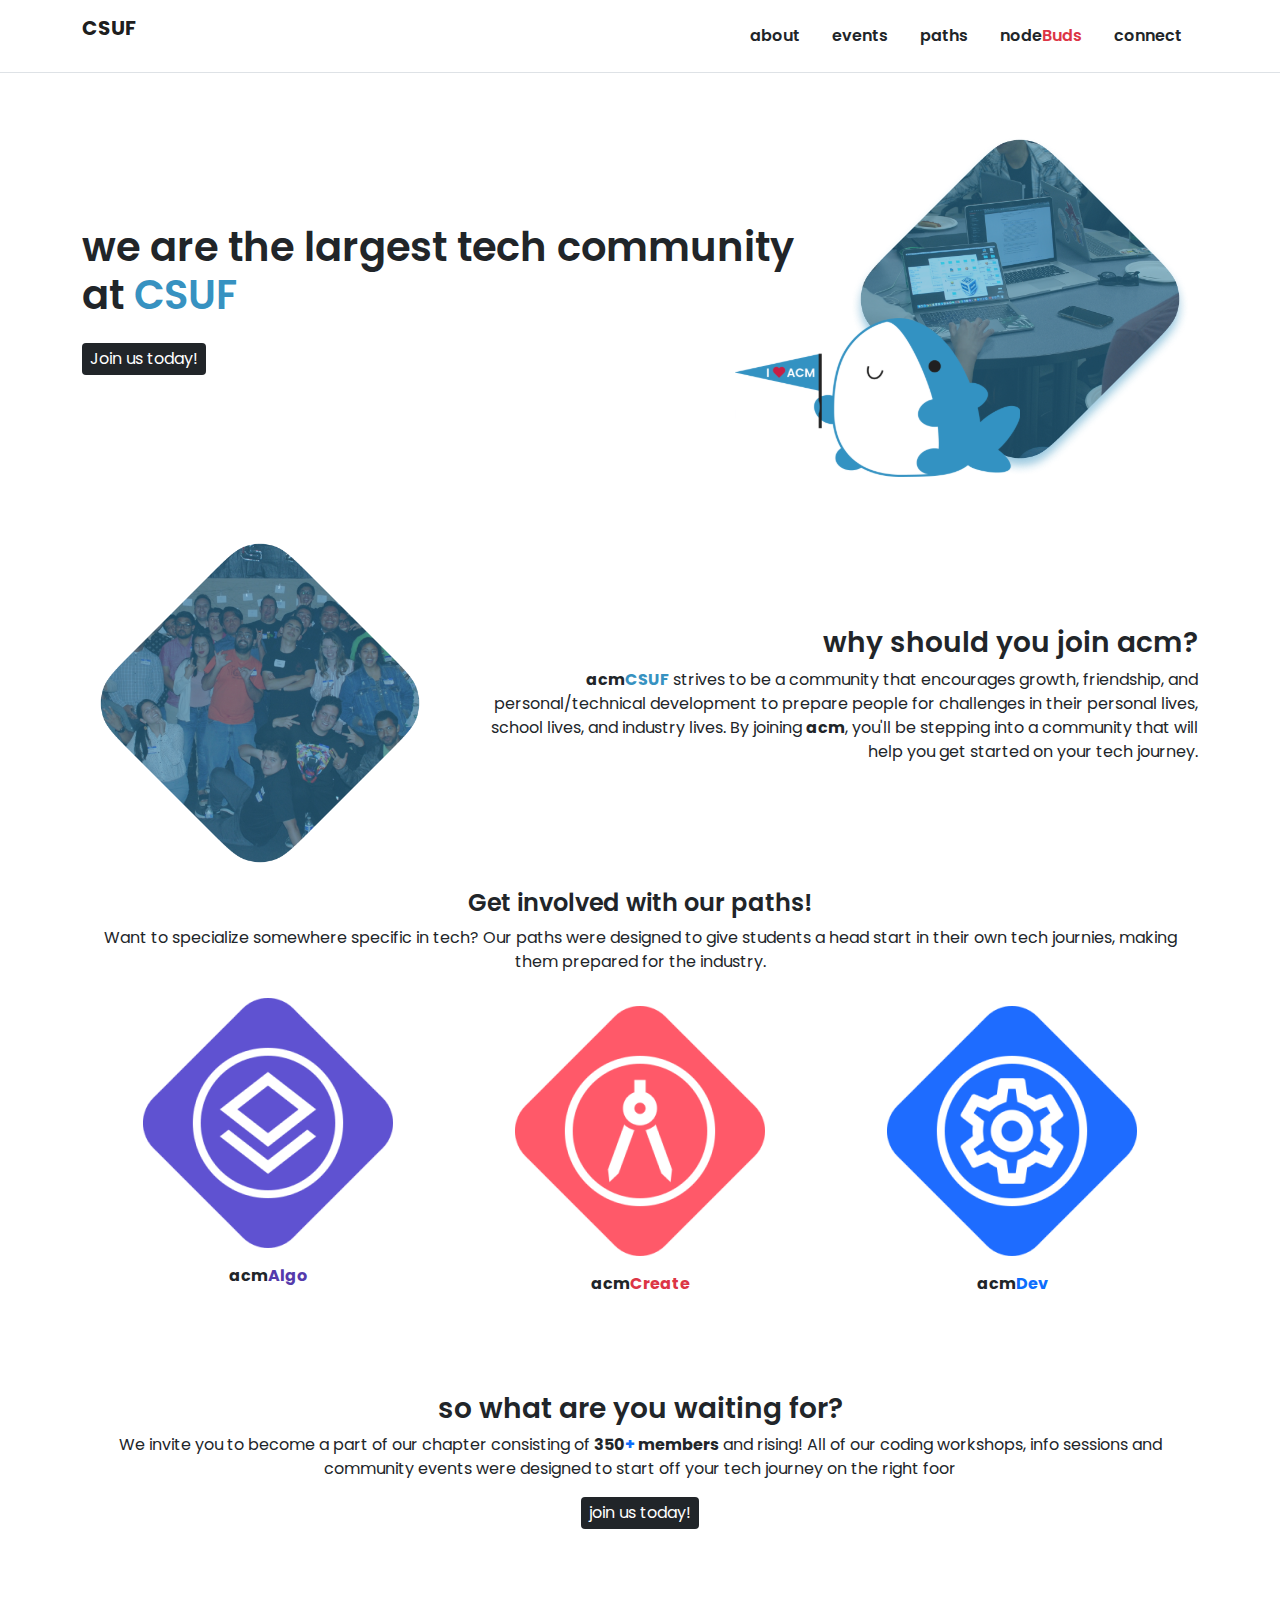
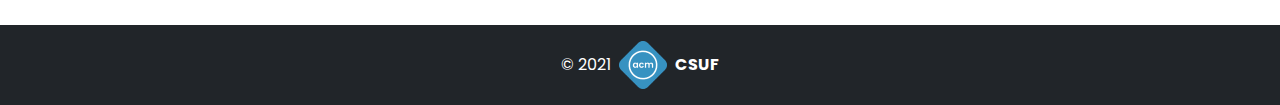
<file: index.html>
<!DOCTYPE html>
<html lang="en">
  <head>
    <meta charset="UTF-8" />
    <meta http-equiv="X-UA-Compatible" content="IE=edge" />
    <meta name="viewport" content="width=device-width, initial-scale=1.0" />
    <link rel="preconnect" href="https://fonts.googleapis.com">
    <link rel="preconnect" href="https://fonts.gstatic.com" crossorigin>
    <link href="https://fonts.googleapis.com/css2?family=Poppins:wght@400;600;700&display=swap" rel="stylesheet">
    <link rel="stylesheet" href="css/style.css">
    <link rel="stylesheet" href="css/bootstrap.min.css" />
    <link rel="stylesheet" href="css/about.css">
    
    <title>Document</title>
  </head>
  <body>
    <header class="border-bottom">
      <nav class="navbar navbar-expand-lg navbar-light ">
        <div class="container mx-auto">
          <a class="navbar-brand" href="index.html">
             <p class="fw-bold">CSUF</p>
          </a>
          <button
            class="navbar-toggler"
            type="button"
            data-bs-toggle="collapse"
            data-bs-target="#navbarSupportedContent"
            aria-controls="navbarSupportedContent"
            aria-expanded="false"
            aria-label="Toggle navigation"
          >
            <span class="navbar-toggler-icon"></span>
          </button>
          <div class="collapse navbar-collapse" id="navbarSupportedContent">
            <ul class="navbar-nav bd-light text-center text-lg-start ms-auto mb-2 mb-lg-0">
              <li class="nav-item">
                <a class="nav-link text-dark p-3" aria-current="page" href="pages/about.html">about</a>
              </li>
              <li class="nav-item">
                <a class="nav-link text-dark p-3" href="#">events</a>
              </li>
              <li class="nav-item">
                <a class="nav-link text-dark p-3" href="pages/paths.html">paths</a>
              </li>
              <li class="nav-item">
                <a class="nav-link text-dark p-3" href="pages/node-Buds.html"
                  >node<span class="text-danger">Buds</span></a
                >
              </li>
              <li class="nav-item">
                <a class="nav-link text-dark p-3" href="pages/connect.html">connect</a>
              </li>
            </ul>
          </div>
        </div>
      </nav>
    </header>

    <!-- Section1 -->

    <section class="container mt-5 mb-2">
      <div class="row align-items-center">
        <div class="col-12 col-md-8">
          <h1 class="">
            we are the largest tech community at
            <span class="text-primary-2">CSUF</span>
          </h1>
          <button class="border-0 rounded mt-3 p-1 px-2 bg-dark text-white">
            Join us today!
          </button>
        </div>
        <div class="col-12 col-md-4">
            <div class="position-relative overflow-visible"><img src="images/Diamond.png" width="100%" alt="" />
                <div class="franky">
                    <img class="position-absolute bottom-0 end-50" src="images/Frank_with_a_flag 1.svg" width="80%" alt="" /></div>
            </div>
            
        </div>
      </div>
    </section>

    <!-- Section 2 -->

    <section class="container mt-5 mb-2">
      <div class="row d-lg-flex justify-content-lg-between">
        <div class="col-12 col-md-4"><img src="images/Diamond2.png" width="100%" alt="" /></div>
        <div class="col-12 col-md-8 d-flex flex-column justify-content-center">
          <h3 class="text-center text-lg-end">why should you join acm?</h4>
          <p class="text-center text-md-end">
            <span class="fw-bold">acm<span class="text-primary-2">CSUF</span></span> strives to be a community that encourages
            growth, friendship, and personal/technical development to prepare
            people for challenges in their personal lives, school lives, and
            industry lives. By joining <span class="fw-bold">acm</span>,
            you'll be stepping into a community that will help you get started
            on your tech journey.
          </p>
        </div>
      </div>
    </section>

    <!-- Section 3 -->
    <section class="mb-5 pb-5">
      <div class="container text-center">
        <h4>Get involved with our paths!</h4>
        <p class="">
          Want to specialize somewhere specific in tech? Our paths were designed
          to give students a head start in their own tech journies, making them
          prepared for the industry.
        </p>
      </div>
      <div class="container mt-4 d-flex flex-wrap justify-content-around">
          <div class=" ">
              <img src="images/acmAlgo.png" alt="">
                <p class="mt-3 mb-0 text-center fw-bold">acm<span class="text-secondary ">Algo</span></p>
            </div>
          <div class=" mt-2">
              <img src="images/acmCreate.png"  alt="">
            <p class="mt-3 mb-0 text-center fw-bold">acm<span class="text-danger ">Create</span></p></div>
       
          <div class="mt-2"><img src="images/acmDev.png" alt="">
            <p class="mt-3 mb-0 text-center fw-bold">acm<span class="text-primary ">Dev</span></p>
        </div>
       
      </div>
    </section>

    <!-- Section 4 -->
    <section>
      <div class="container">
        <div class="d"></div>
      </div>
    </section>

    <!-- Section 5 -->
    <div class="container text-center pb-md-3 pb-lg-5">
      <h3>so what are you waiting for?</h3>
      <p>
        We invite you to become a part of our chapter consisting of <span
          class="fw-bold"
          >350<span class="text-primary">+</span> members</span
        >
        and rising! All of our coding workshops, info sessions and community
        events were designed to start off your tech journey on the right foor
      </p>

      <button class="bg-dark text-white border-0 rounded p-1 px-2">join us today!</button>
    </div>

    <!-- Footer -->
    <footer class="bg-dark text-white mt-5 py-3">
      <div class="d-flex justify-content-center align-items-center">
        
            <p class="mb-0 me-2">&copy; 2021</p>
        
        <div class="me-2"><img src="images/footer_img.png" width="48px" height="48px" alt="" /></div>
        <p class="mb-0 fw-bold">CSUF</p>
      </div>
    </footer>

    <script src="bootstrap.min.js"></script>
  </body>
</html>
</file>
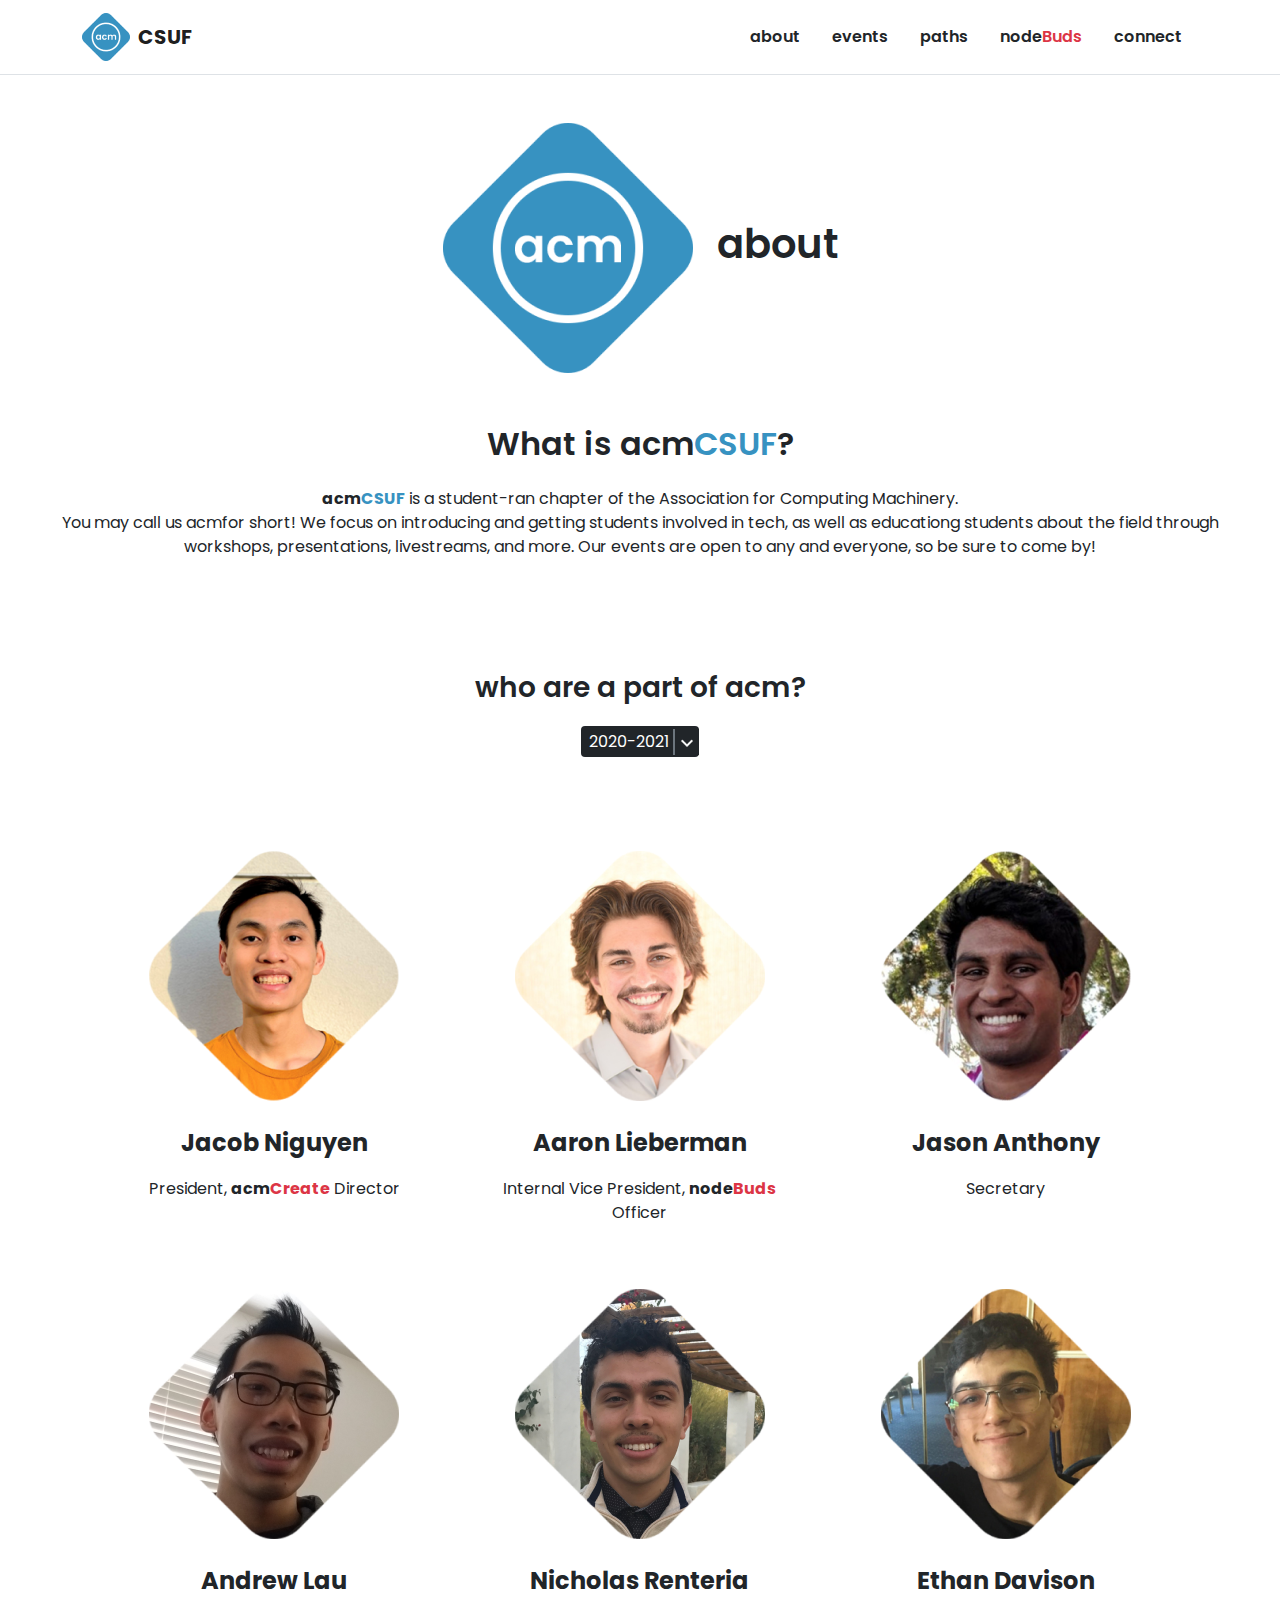
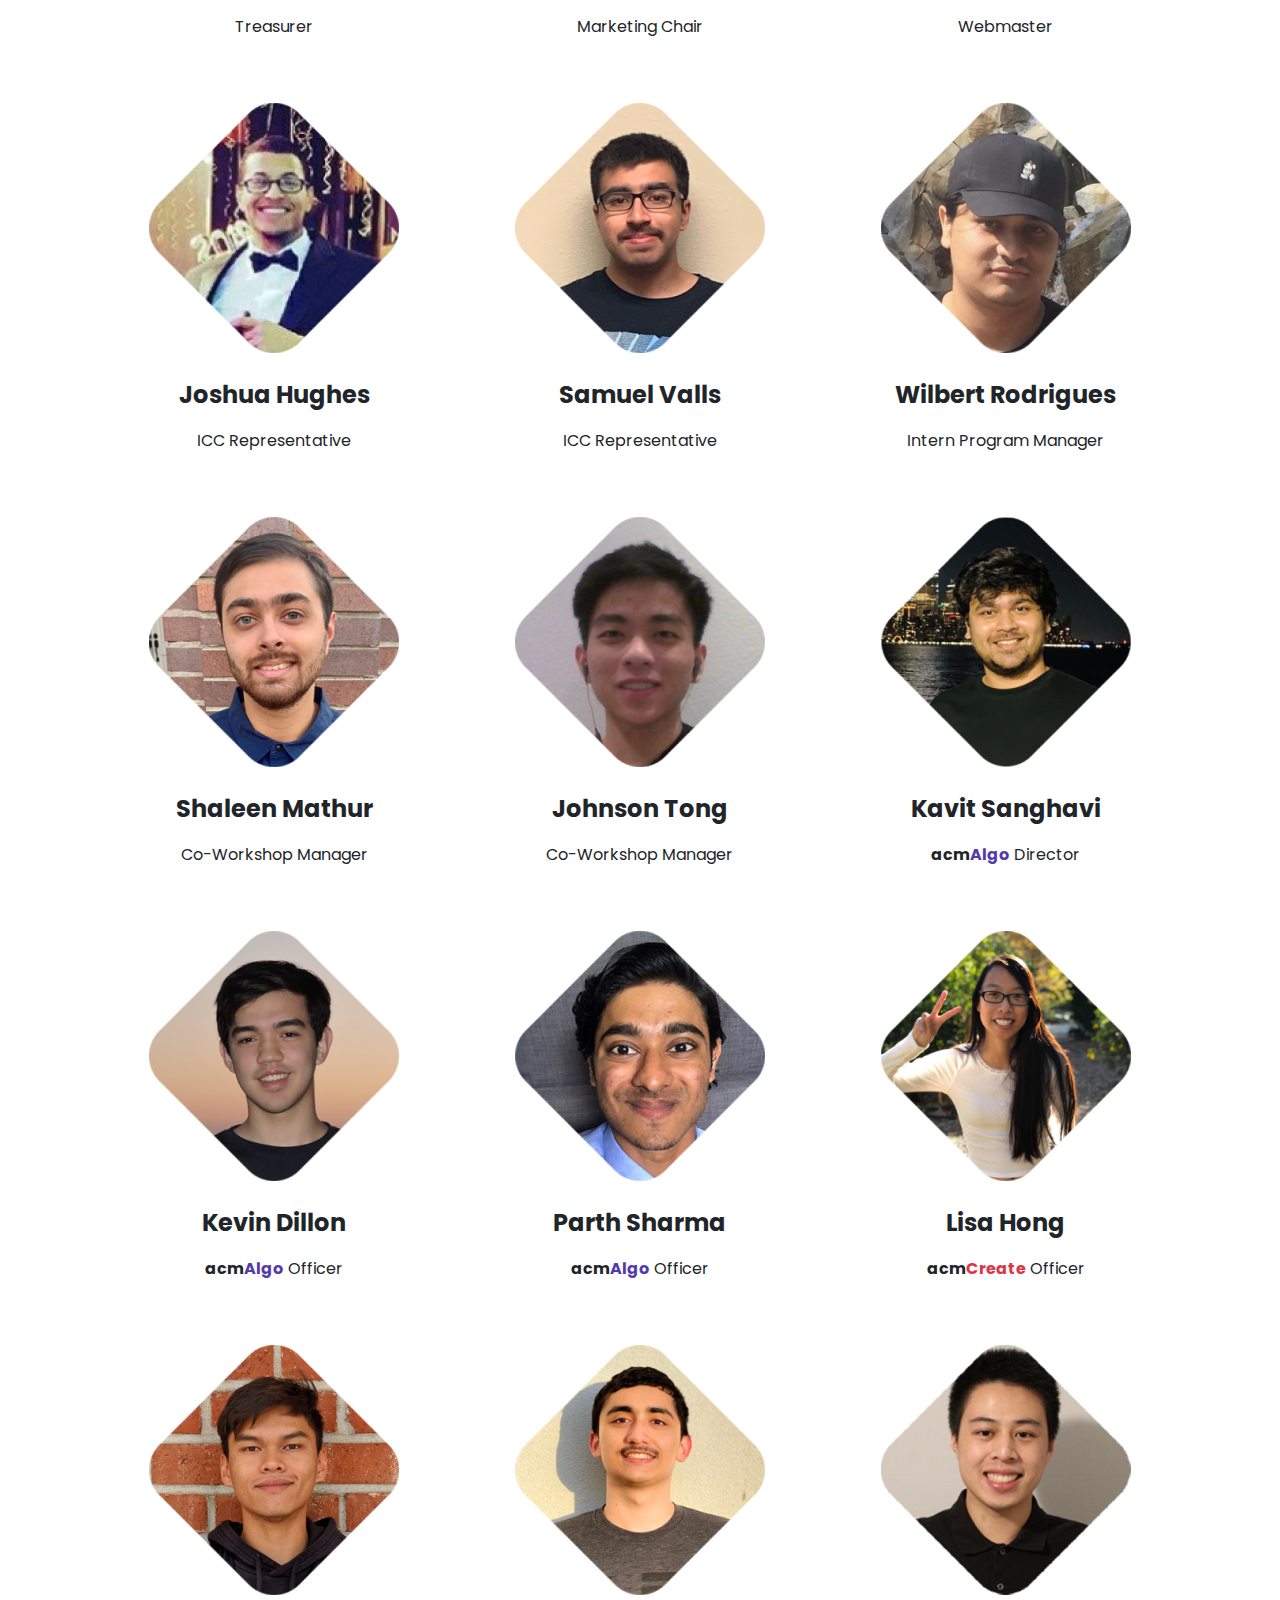
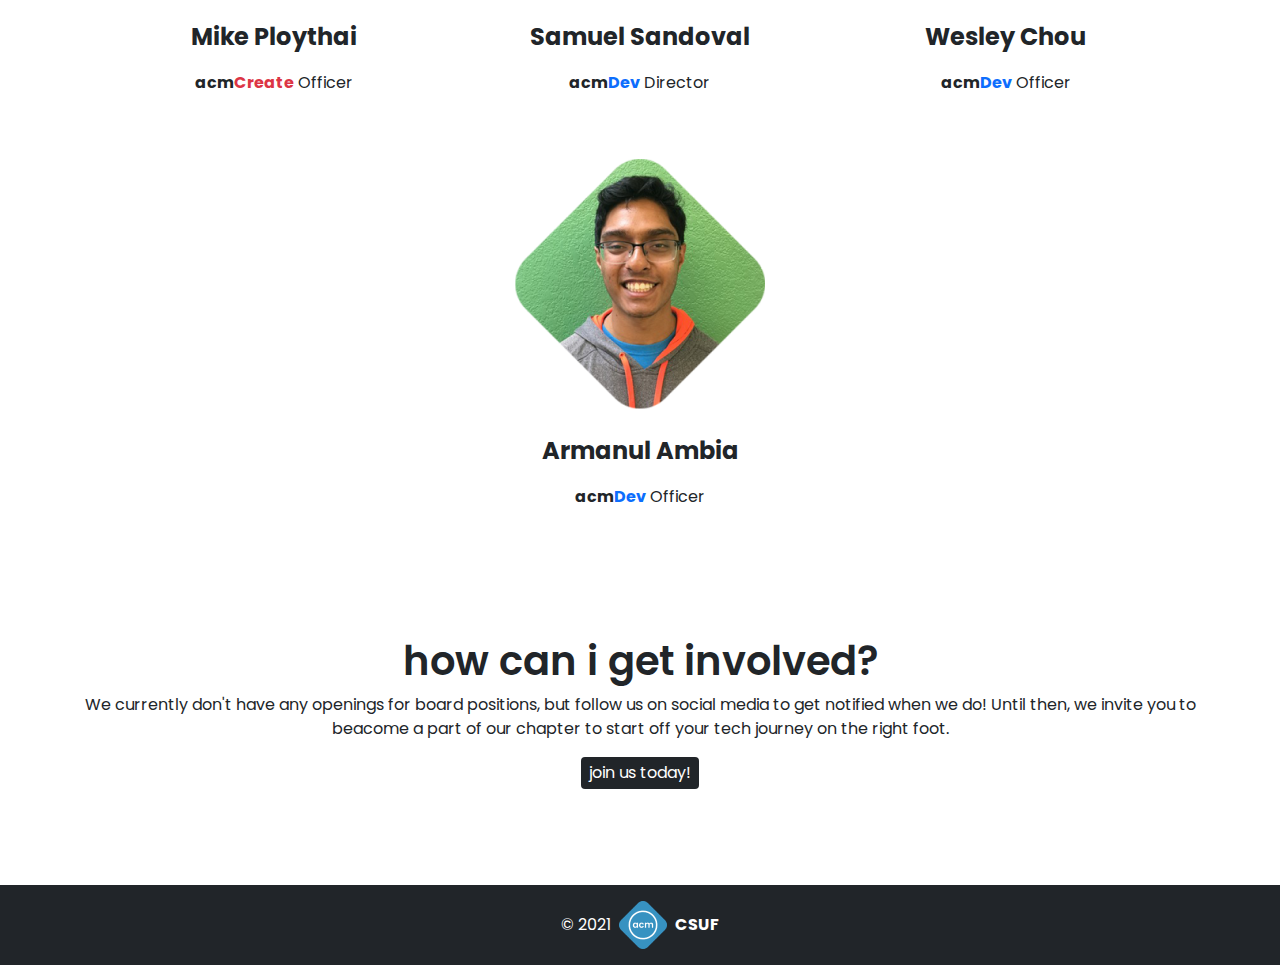
<file: pages/about.html>
<!DOCTYPE html>
<html lang="en">
  <head>
    <meta charset="UTF-8" />
    <meta http-equiv="X-UA-Compatible" content="IE=edge" />
    <meta name="viewport" content="width=device-width, initial-scale=1.0" />
    <link rel="preconnect" href="https://fonts.googleapis.com" />
    <link rel="preconnect" href="https://fonts.gstatic.com" crossorigin />
    <link
      href="https://fonts.googleapis.com/css2?family=Poppins:wght@400;600;700&display=swap"
      rel="stylesheet"
    />

    <link rel="stylesheet" href="../css/bootstrap.min.css" />
    <link rel="stylesheet" href="../css/style.css" />
    <link rel="stylesheet" href="../css/about.css" />

    <title>about</title>
  </head>
  <body>
    <header class="border-bottom">
      <nav class="navbar navbar-expand-lg navbar-light">
        <div class="container mx-auto">
          <a class="navbar-brand d-flex" href="../index.html">
            <div class="me-2">
              <img
                src="../images/footer_img.png"
                width="48px"
                height="48px"
                alt=""
              />
            </div>
            <p class="fw-bold m-auto">CSUF</p>
          </a>
          <button
            class="navbar-toggler"
            type="button"
            data-bs-toggle="collapse"
            data-bs-target="#navbarSupportedContent"
            aria-controls="navbarSupportedContent"
            aria-expanded="false"
            aria-label="Toggle navigation"
          >
            <span class="navbar-toggler-icon"></span>
          </button>
          <div class="collapse navbar-collapse" id="navbarSupportedContent">
            <ul
              class="navbar-nav bd-light text-center text-lg-start ms-auto mb-2 mb-lg-0"
            >
              <li class="nav-item">
                <a class="nav-link text-dark p-3" aria-current="page" href="#"
                  >about</a
                >
              </li>
              <li class="nav-item">
                <a class="nav-link text-dark p-3" href="#">events</a>
              </li>
              <li class="nav-item">
                <a class="nav-link text-dark p-3" href="paths.html">paths</a>
              </li>
              <li class="nav-item">
                <a class="nav-link text-dark p-3" href="node-Buds.html"
                  >node<span class="text-danger">Buds</span></a
                >
              </li>
              <li class="nav-item">
                <a class="nav-link text-dark p-3" href="connect.html"
                  >connect</a
                >
              </li>
            </ul>
          </div>
        </div>
      </nav>
    </header>
    <!--  -->

    <div
      class="first-disp px-2 mb-5 pt-5 d-flex flex-wrap justify-content-center align-items-center"
    >
      <div class="me-sm-4 mb-sm-0 mb-2">
        <img src="../images/about-acm.png" alt="" width="250px" />
      </div>
      <h1>about</h1>
    </div>

    <!-- First Section -->
    <section class="container-fluid mb-5 pt-1 px-md-5">
      <h2 class="text-center mb-3 mb-md-4">
        What is acm<span class="text-primary-2">CSUF</span>?
      </h2>
      <p class="text-start text-md-center mb-0">
        <span class="fw-bold">acm</span
        ><span class="fw-bold text-primary-2">CSUF</span> is a student-ran
        chapter of the
        <span>Association for Computing Machinery.</span>
      </p>
      <p class="text-start text-md-center">
        You may call us <span>acm</span>for short! We focus on introducing and
        getting students involved in tech, as well as educationg students about
        the field through workshops, presentations, livestreams, and more. Our
        events are open to any and everyone, so be sure to come by!
      </p>
    </section>

    <!-- Second Section -->
    <section class="pt-4 pt-md-5 px-5">
      <h3 class="text-center mt-2 mt-md-3">who are a part of acm?</h3>
      <div class="text-center mt-3 mt-md-4">
        <span class="bg-dark py-1 ps-2 text-white rounded"
          >2020-2021<button
            class="ms-1 border-start-2 border-top-0 border-bottom-0 border-end-0 border-secondary bg-dark text-white"
          >
            <img
              src="../images/vector-down.png"
              alt=""
              width="12px"
              aspect-ratio="1.7"
            /></button
        ></span>
      </div>
      <div
        class="members container-fluid mt-2 mt-md-5 pt-5 px-md-5 d-flex flex-wrap justify-content-around"
      >
        <div class="member-details d-flex flex-column align-items-center">
          <div class="member">
            <img src="../images/about-Jacob.png" alt="" />
          </div>
          <p class="fs-4 mb-1 mb-md-3 fw-bold mt-3 mt-md-4">Jacob Niguyen</p>
          <p class="">
            President, <span class="fw-bold">acm</span
            ><span class="fw-bold text-danger">Create</span> Director
          </p>
        </div>
        <!--  -->
        <div class="member-details d-flex flex-column align-items-center">
          <div class="member">
            <img src="../images/about-Aaron.png" alt="" />
          </div>
          <p class="fs-4 mb-1 mb-md-3 fw-bold mt-3 mt-md-4">Aaron Lieberman</p>
          <p class="text-center">
            Internal Vice President, <span class="fw-bold">node</span
            ><span class="fw-bold text-danger">Buds</span> Officer
          </p>
        </div>
        <!--  -->
        <div class="member-details d-flex flex-column align-items-center">
          <div class="member">
            <img src="../images/about-Jason.png" alt="" />
          </div>
          <p class="fs-4 mb-1 mb-md-3 fw-bold mt-3 mt-md-4">Jason Anthony</p>
          <p>Secretary</p>
        </div>
        <!--  -->
        <div class="member-details d-flex flex-column align-items-center">
          <div class="member">
            <img src="../images/about-Andrew.png" alt="" />
          </div>
          <p class="fs-4 mb-1 mb-md-3 fw-bold mt-3 mt-md-4">Andrew Lau</p>
          <p>Treasurer</p>
        </div>
        <!--  -->
        <div class="member-details d-flex flex-column align-items-center">
          <div class="member">
            <img src="../images/about-Nicholas.png" alt="" />
          </div>
          <p class="fs-4 mb-1 mb-md-3 fw-bold mt-3 mt-md-4">
            Nicholas Renteria
          </p>
          <p>Marketing Chair</p>
        </div>
        <!--  -->
        <div class="member-details d-flex flex-column align-items-center">
          <div class="member">
            <img src="../images/about-Ethan.png" alt="" />
          </div>
          <p class="fs-4 mb-1 mb-md-3 fw-bold mt-3 mt-md-4">Ethan Davison</p>
          <p>Webmaster</p>
        </div>
        <!--  -->
        <div class="member-details d-flex flex-column align-items-center">
          <div class="member">
            <img src="../images/about-Joshua.png" alt="" />
          </div>
          <p class="fs-4 mb-1 mb-md-3 fw-bold mt-3 mt-md-4">Joshua Hughes</p>
          <p>ICC Representative</p>
        </div>
        <!--  -->
        <div class="member-details d-flex flex-column align-items-center">
          <div class="member">
            <img src="../images/about-Samuel.png" alt="" />
          </div>
          <p class="fs-4 mb-1 mb-md-3 fw-bold mt-3 mt-md-4">Samuel Valls</p>
          <p>ICC Representative</p>
        </div>
        <!--  -->
        <div class="member-details d-flex flex-column align-items-center">
          <div class="member">
            <img src="../images/about-Wilbert.png" alt="" />
          </div>
          <p class="fs-4 mb-1 mb-md-3 fw-bold mt-3 mt-md-4">
            Wilbert Rodrigues
          </p>
          <p>Intern Program Manager</p>
        </div>
        <!--  -->
        <div class="member-details d-flex flex-column align-items-center">
          <div class="member">
            <img src="../images/about-Shaleen.png" alt="" />
          </div>
          <p class="fs-4 mb-1 mb-md-3 fw-bold mt-3 mt-md-4">Shaleen Mathur</p>
          <p>Co-Workshop Manager</p>
        </div>
        <!--  -->
        <div class="member-details d-flex flex-column align-items-center">
          <div class="member">
            <img src="../images/about-Johnson.png" alt="" />
          </div>
          <p class="fs-4 mb-1 mb-md-3 fw-bold mt-3 mt-md-4">Johnson Tong</p>
          <p>Co-Workshop Manager</p>
        </div>
        <!--  -->
        <div class="member-details d-flex flex-column align-items-center">
          <div class="member">
            <img src="../images/about-Kavit.png" alt="" />
          </div>
          <p class="fs-4 mb-1 mb-md-3 fw-bold mt-3 mt-md-4">Kavit Sanghavi</p>
          <p>
            <span class="fw-bold"
              >acm<span class="text-secondary">Algo</span></span
            >
            Director
          </p>
          <!--  -->
        </div>
        <div class="member-details d-flex flex-column align-items-center">
          <div class="member">
            <img src="../images/about-Kevin.png" alt="" />
          </div>
          <p class="fs-4 mb-1 mb-md-3 fw-bold mt-3 mt-md-4">Kevin Dillon</p>
          <p>
            <span class="fw-bold"
              >acm<span class="text-secondary">Algo</span></span
            >
            Officer
          </p>
        </div>
        <!--  -->
        <div class="member-details d-flex flex-column align-items-center">
          <div class="member">
            <img src="../images/about-Parth.png" alt="" />
          </div>
          <p class="fs-4 mb-1 mb-md-3 fw-bold mt-3 mt-md-4">Parth Sharma</p>
          <p>
            <span class="fw-bold"
              >acm<span class="text-secondary">Algo</span></span
            >
            Officer
          </p>
        </div>
        <!--  -->
        <div class="member-details d-flex flex-column align-items-center">
          <div class="member">
            <img src="../images/about-Lisa.png" alt="" />
          </div>
          <p class="fs-4 mb-1 mb-md-3 fw-bold mt-3 mt-md-4">Lisa Hong</p>
          <p>
            <span class="fw-bold"
              >acm<span class="text-danger">Create</span></span
            >
            Officer
          </p>
        </div>
        <!--  -->
        <div class="member-details d-flex flex-column align-items-center">
          <div class="member">
            <img src="../images/about-Mike.png" alt="" />
          </div>
          <p class="fs-4 mb-1 mb-md-3 fw-bold mt-3 mt-md-4">Mike Ploythai</p>
          <p>
            <span class="fw-bold"
              >acm<span class="text-danger">Create</span></span
            >
            Officer
          </p>
        </div>
        <!--  -->
        <div class="member-details d-flex flex-column align-items-center">
          <div class="member">
            <img src="../images/about-SamuelS.png" alt="" />
          </div>
          <p class="fs-4 mb-1 mb-md-3 fw-bold mt-3 mt-md-4">Samuel Sandoval</p>
          <p>
            <span class="fw-bold"
              >acm<span class="text-primary">Dev</span></span
            >
            Director
          </p>
        </div>
        <!--  -->
        <div class="member-details d-flex flex-column align-items-center">
          <div class="member">
            <img src="../images/about-Wesley.png" alt="" />
          </div>
          <p class="fs-4 mb-1 mb-md-3 fw-bold mt-3 mt-md-4">Wesley Chou</p>
          <p>
            <span class="fw-bold"
              >acm<span class="text-primary">Dev</span></span
            >
            Officer
          </p>
        </div>
        <!--  -->
        <div class="member-details d-flex flex-column align-items-center">
          <div class="member">
            <img src="../images/about-Armanul.png" alt="" />
          </div>
          <p class="fs-4 mb-1 mb-md-3 fw-bold mt-3 mt-md-4">Armanul Ambia</p>
          <p>
            <span class="fw-bold"
              >acm<span class="text-primary">Dev</span></span
            >
            Officer
          </p>
        </div>
      </div>
    </section>

    <!-- Third Section -->
    <section
      class="container mt-5 pt-5 pb-md-3 pb-lg-5 text-start text-md-center"
    >
      <h1 class="mt-3 text-center">how can i get involved?</h1>
      <p class="">
        We currently don't have any openings for board positions, but follow us
        on social media to get notified when we do! Until then, we invite you to
        beacome a part of our chapter to start off your tech journey on the
        right foot.
      </p>
      <div class="text-center">
        <button class="bg-dark text-white border-0 rounded p-1 px-2">
          join us today!
        </button>
      </div>
    </section>

    <!-- Footer -->
    <footer class="bg-dark text-white mt-5 py-3">
      <div class="d-flex justify-content-center align-items-center">
        <p class="mb-0 me-2">&copy; 2021</p>

        <div class="me-2">
          <img
            src="../images/footer_img.png"
            width="48px"
            height="48px"
            alt=""
          />
        </div>
        <p class="mb-0 fw-bold">CSUF</p>
      </div>
    </footer>
    <!--  -->

    <script src="../bootstrap.min.js"></script>
  </body>
</html>
</file>
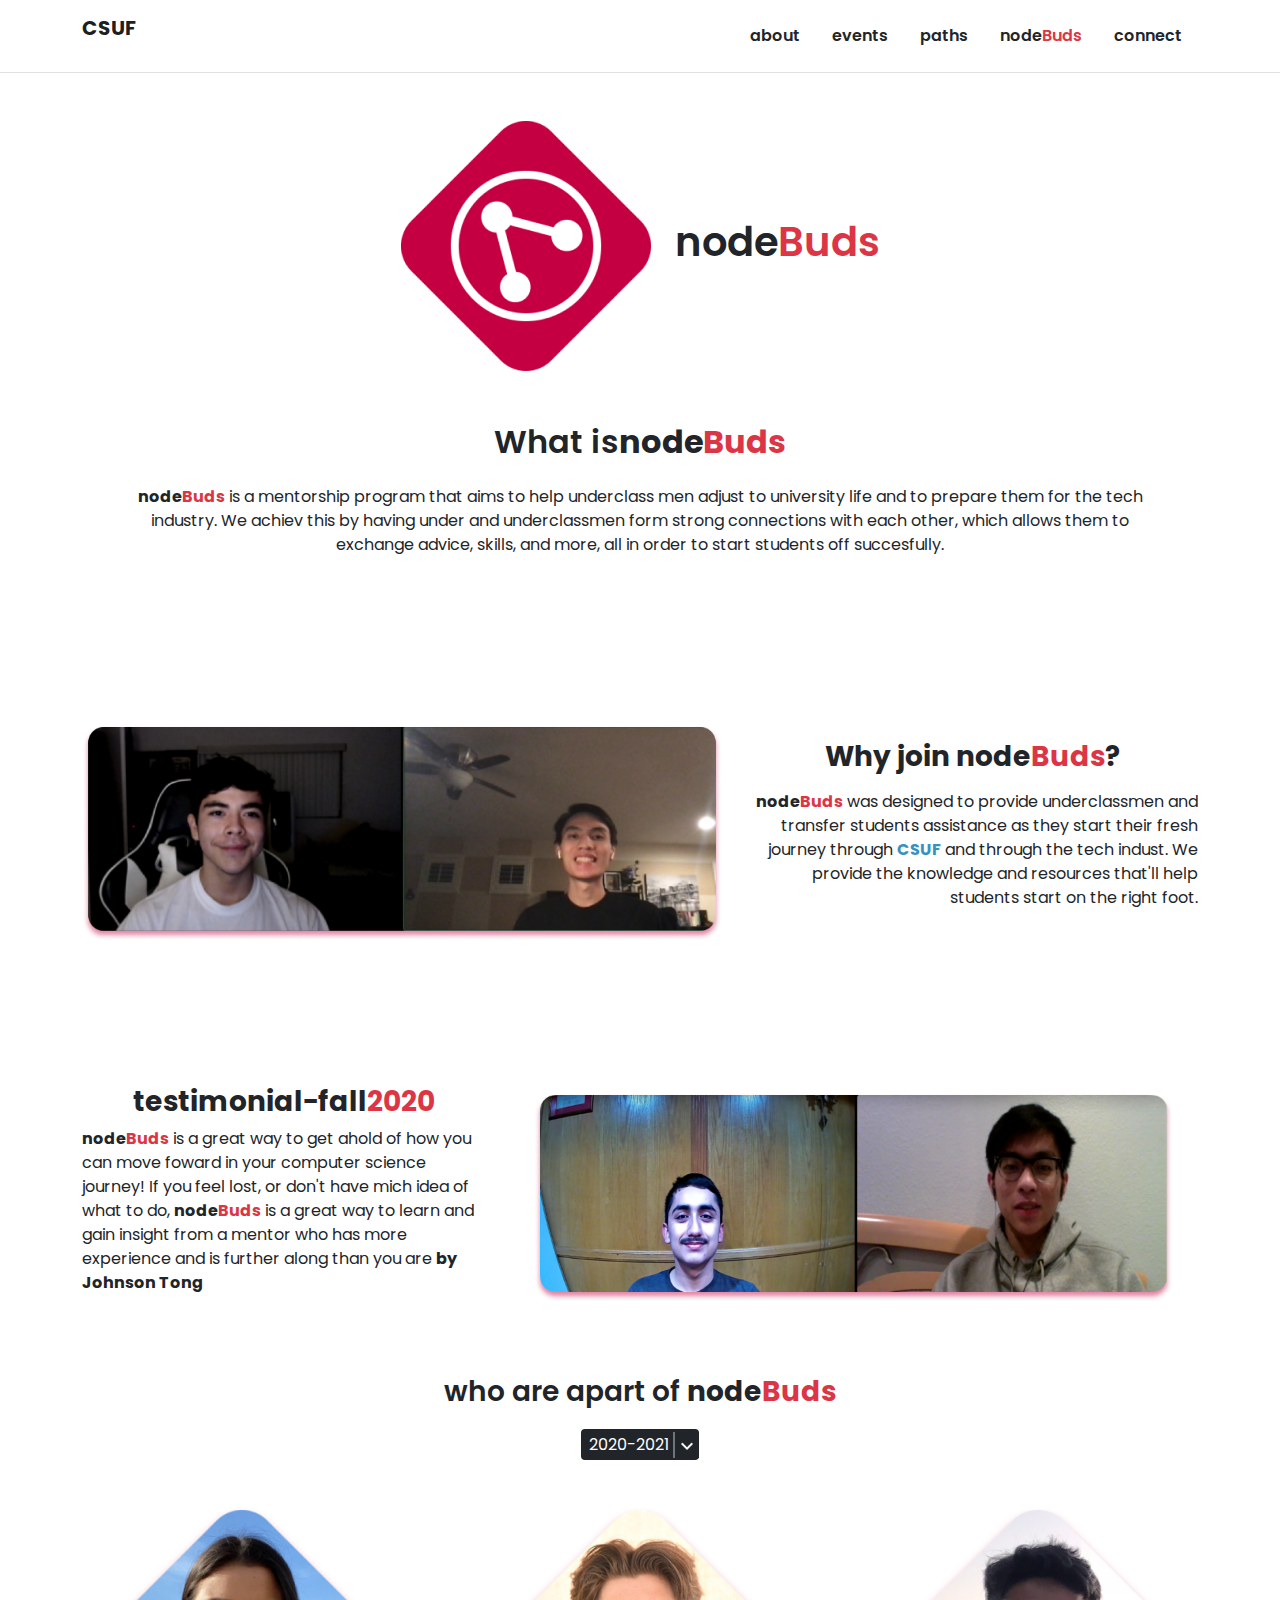
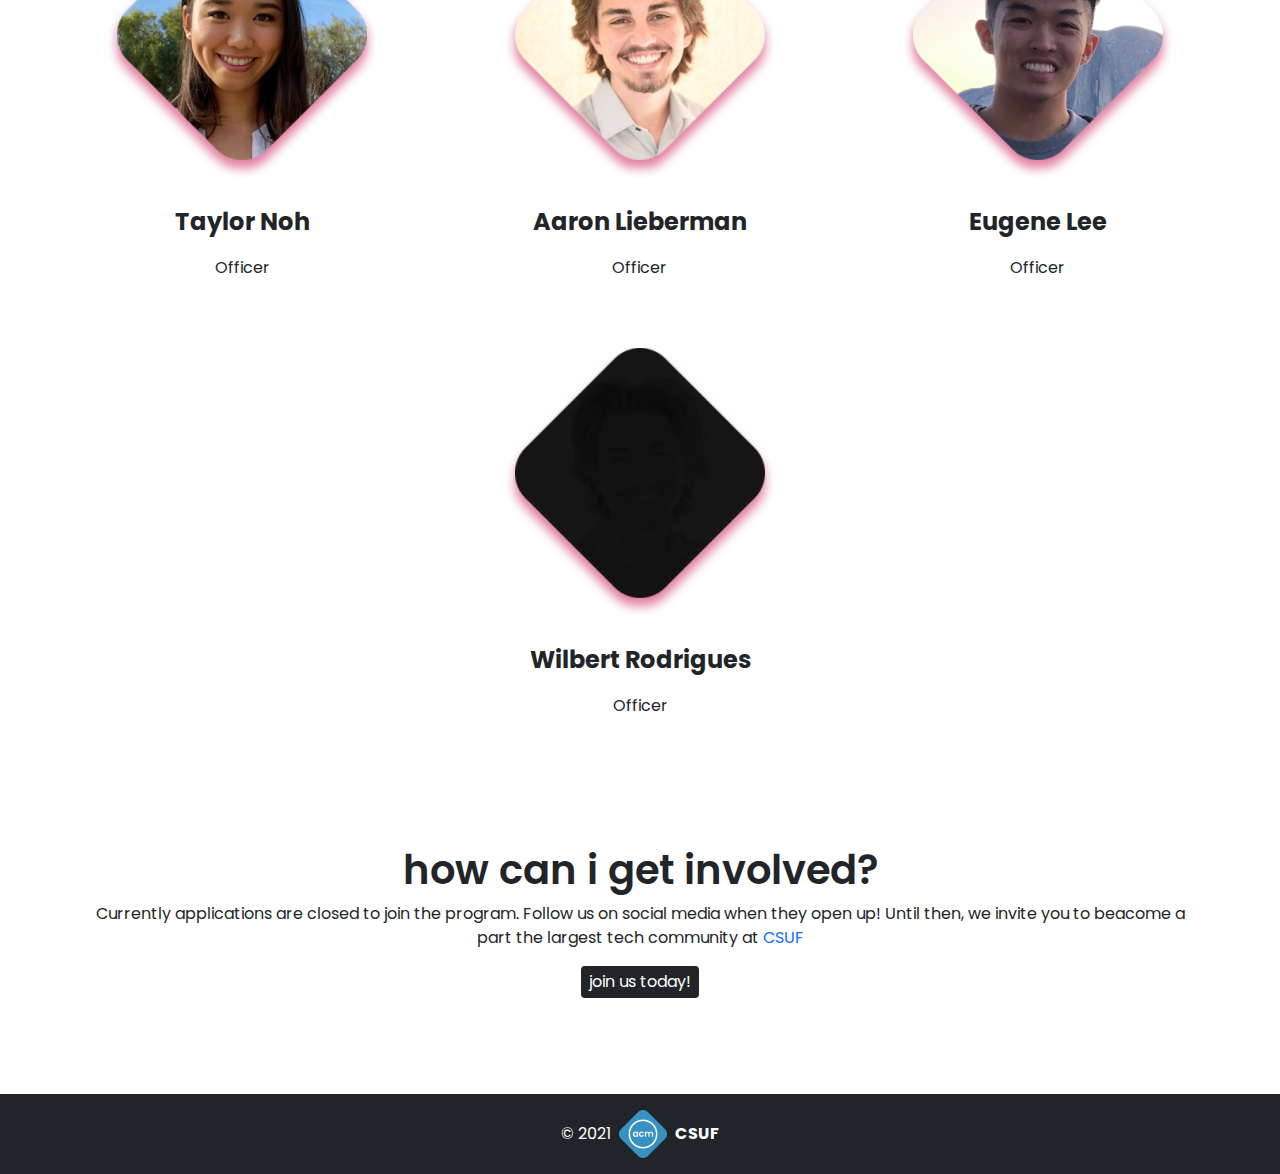
<file: pages/node-Buds.html>
<!DOCTYPE html>
<html lang="en">
  <head>
    <meta charset="UTF-8" />
    <meta http-equiv="X-UA-Compatible" content="IE=edge" />
    <meta name="viewport" content="width=device-width, initial-scale=1.0" />
    <link rel="preconnect" href="https://fonts.googleapis.com" />
    <link rel="preconnect" href="https://fonts.gstatic.com" crossorigin />
    <link
      href="https://fonts.googleapis.com/css2?family=Poppins:wght@400;600;700&display=swap"
      rel="stylesheet"
    />

    <link rel="stylesheet" href="../css/bootstrap.min.css" />
    <link rel="stylesheet" href="../css/style.css" />
    <link rel="stylesheet" href="../css/about.css" />
    <link rel="stylesheet" href="../css/node-buds.css" />

    <title>about</title>
  </head>
  <body>
    <header class="border-bottom">
      <nav class="navbar navbar-expand-lg navbar-light">
        <div class="container mx-auto">
          <a class="navbar-brand" href="../index.html">
            <p class="fw-bold">CSUF</p>
          </a>
          <button
            class="navbar-toggler"
            type="button"
            data-bs-toggle="collapse"
            data-bs-target="#navbarSupportedContent"
            aria-controls="navbarSupportedContent"
            aria-expanded="false"
            aria-label="Toggle navigation"
          >
            <span class="navbar-toggler-icon"></span>
          </button>
          <div class="collapse navbar-collapse" id="navbarSupportedContent">
            <ul
              class="navbar-nav bd-light text-center text-lg-start ms-auto mb-2 mb-lg-0"
            >
              <li class="nav-item">
                <a
                  class="nav-link text-dark p-3"
                  aria-current="page"
                  href="about.html"
                  >about</a
                >
              </li>
              <li class="nav-item">
                <a class="nav-link text-dark p-3" href="#">events</a>
              </li>
              <li class="nav-item">
                <a class="nav-link text-dark p-3" href="paths.html">paths</a>
              </li>
              <li class="nav-item">
                <a class="nav-link text-dark p-3" href="#"
                  >node<span class="text-danger">Buds</span></a
                >
              </li>
              <li class="nav-item">
                <a class="nav-link text-dark p-3" href="connect.html"
                  >connect</a
                >
              </li>
            </ul>
          </div>
        </div>
      </nav>
    </header>
    <!--  -->

    <div
      class="first-disp mb-5 pt-5 d-flex flex-wrap justify-content-center align-items-center"
    >
      <div class="me-sm-4 mb-sm-0 mb-2">
        <img src="../images/node-buds.png" alt="" width="250px" />
      </div>
      <h1>node<span class="text-danger">Buds</span></h1>
    </div>

    <!-- First Section -->
    <section class="container pb-md-2 pb-lg-4 mb-5 pt-1 px-md-5">
      <h2 class="text-center mb-4">
        What is<span class="fw-bold"
          >node<span class="text-danger">Buds</span></span
        >
      </h2>
      <p class="text-md-center mb-0">
        <span class="fw-bold">node<span class="text-danger">Buds</span></span>
        is a mentorship program that aims to help underclass men adjust to
        university life and to prepare them for the tech industry. We achiev
        this by having under and underclassmen form strong connections with each
        other, which allows them to exchange advice, skills, and more, all in
        order to start students off succesfully.
      </p>
    </section>

    <!-- Second Section -->
    <section
      class="container pt-md-2 pt-lg-5 pb-md-2 pb-lg-5 d-flex flex-column-reverse flex-lg-row align-items-center"
    >
      <div class="algo-logo mb-3 mb-lg-0 mb-md-5 me-lg-4 pt-lg-5">
        <img
          class="nodeb-img"
          src="../images/nodeb-jacob.png"
          alt=""
          width="100%"
        />
      </div>
      <div class="text-lg-end pt-1 pt-md-2 pt-lg-5">
        <h3 class="fw-bold text-center">
          Why join node<span class="text-danger">Buds</span>?
        </h3>
        <p class="mt-md-1 mt-lg-3">
          <span class="fw-bold">node<span class="text-danger">Buds</span></span>
          was designed to provide underclassmen and transfer students assistance
          as they start their fresh journey through
          <span class="fw-bold text-primary-2">CSUF</span> and through the tech
          indust. We provide the knowledge and resources that'll help students
          start on the right foot.
        </p>
      </div>
    </section>

    <!-- Third Section -->
    <section
      class="container mt-5 pt-md-2 pt-lg-5 d-flex flex-column-reverse flex-lg-row-reverse align-items-center"
    >
      <div class="algo-logo me-lg-4">
        <img
          class="nodeb-img"
          src="../images/node-Sam+Tong.png"
          alt=""
          width="100%"
        />
      </div>
      <div class="text-lg-start me-lg-5">
        <h3 class="fw-bold text-center">
          testimonial-fall<span class="text-danger">2020</span>
        </h3>
        <p>
          <span class="fw-bold">node<span class="text-danger">Buds</span></span>
          is a great way to get ahold of how you can move foward in your
          computer science journey! If you feel lost, or don't have mich idea of
          what to do,
          <span class="fw-bold">node<span class="text-danger">Buds</span></span>
          is a great way to learn and gain insight from a mentor who has more
          experience and is further along than you are
          <span class="fw-bold">by Johnson Tong</span>
        </p>
      </div>
    </section>

    <!-- Fourth Section -->
    <section class="pt-5 px-1 px-md-5">
      <h3 class="text-center mt-3">
        who are apart of
        <span class="fw-bold">node<span class="text-danger">Buds</span></span>
      </h3>
      <div class="text-center mt-3 mt-md-4">
        <span class="bg-dark py-1 ps-2 text-white rounded"
          >2020-2021<button
            class="ms-1 border-start-2 border-top-0 border-bottom-0 border-end-0 border-secondary bg-dark text-white"
          >
            <img
              src="../images/vector-down.png"
              alt=""
              width="12px"
              aspect-ratio="1.7"
            /></button
        ></span>
      </div>
    </section>

    <!-- Fifth Section -->
    <section
      class="members container-fluid pt-5 px-5 d-flex flex-wrap justify-content-around"
    >
      <div class="member-details d-flex flex-column align-items-center">
        <div class="member">
          <img src="../images/nodeb-Taylor.png" alt="" />
        </div>
        <p class="fs-4 fw-bold mt-4">Taylor Noh</p>
        <p>Officer</p>
      </div>
      <!--  -->
      <div class="member-details d-flex flex-column align-items-center">
        <div class="member">
          <img src="../images/nodeb-Aaron.png" alt="" />
        </div>
        <p class="fs-4 fw-bold mt-4">Aaron Lieberman</p>
        <p>Officer</p>
      </div>
      <!--  -->
      <div class="member-details d-flex flex-column align-items-center">
        <div class="member">
          <img src="../images/nodeb-Eugene.png" alt="" />
        </div>
        <p class="fs-4 fw-bold mt-4">Eugene Lee</p>
        <p>Officer</p>
      </div>
      <!--  -->
      <div class="member-details d-flex flex-column align-items-center">
        <div class="member">
          <img src="../images/node-TempWilbert.png" alt="" />
        </div>
        <p class="fs-4 fw-bold mt-4">Wilbert Rodrigues</p>
        <p>Officer</p>
      </div>
    </section>

    <!-- Sixth Section -->
    <!-- Third Section -->
    <section class="container mt-5 pt-5 pb-md-3 pb-lg-5 text-md-center">
      <h1 class="mt-3 text-center">how can i get involved?</h1>
      <p class="">
        Currently applications are closed to join the program. Follow us on
        social media when they open up! Until then, we invite you to beacome a
        part the largest tech community at
        <span class="text-primary">CSUF</span>
      </p>
      <div class="text-center">
        <button class="bg-dark text-white border-0 rounded p-1 px-2">
          join us today!
        </button>
      </div>
    </section>
    <!--  -->

    <!-- Footer -->
    <footer class="bg-dark text-white mt-5 py-3">
      <div class="d-flex justify-content-center align-items-center">
        <p class="mb-0 me-2">&copy; 2021</p>

        <div class="me-2">
          <img
            src="../images/footer_img.png"
            width="48px"
            height="48px"
            alt=""
          />
        </div>
        <p class="mb-0 fw-bold">CSUF</p>
      </div>
    </footer>
    <!--  -->

    <script src="../bootstrap.min.js"></script>
  </body>
</html>
</file>
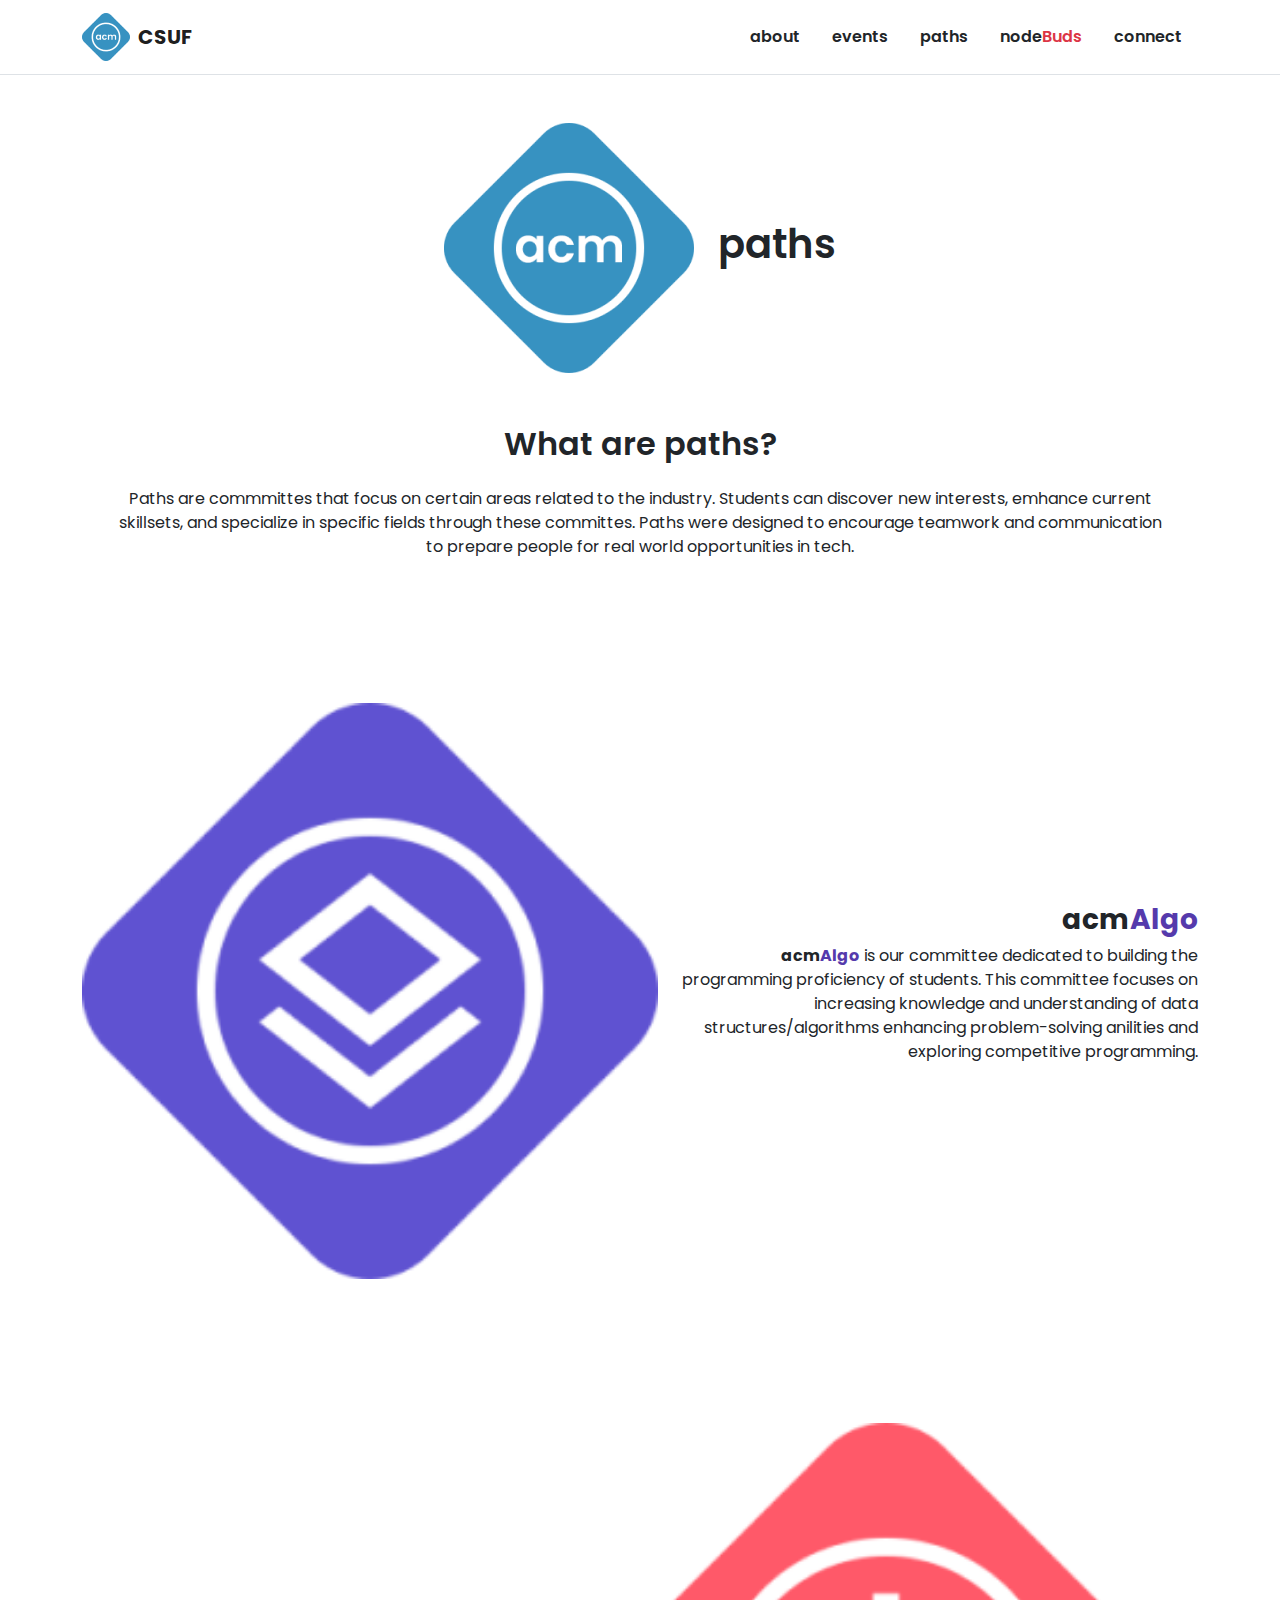
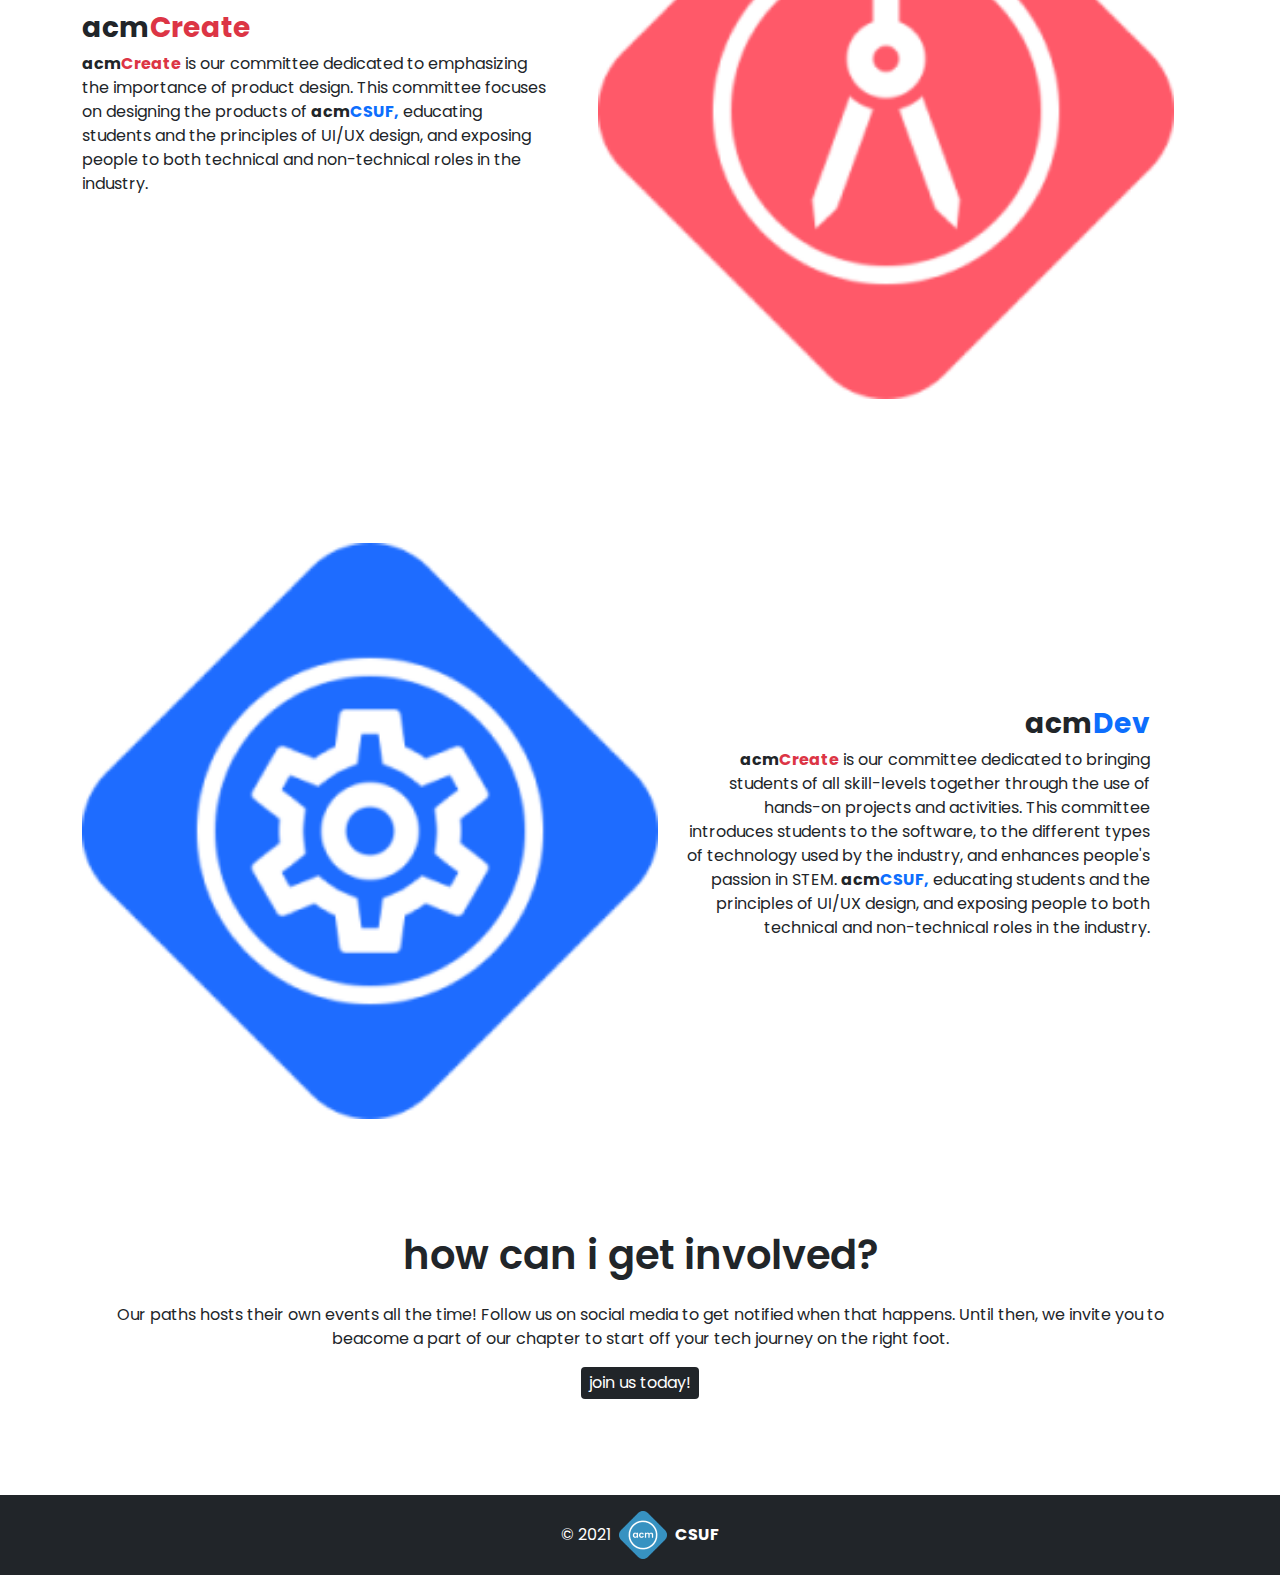
<file: pages/paths.html>
<!DOCTYPE html>
<html lang="en">
  <head>
    <meta charset="UTF-8" />
    <meta http-equiv="X-UA-Compatible" content="IE=edge" />
    <meta name="viewport" content="width=device-width, initial-scale=1.0" />
    <link rel="preconnect" href="https://fonts.googleapis.com" />
    <link rel="preconnect" href="https://fonts.gstatic.com" crossorigin />
    <link
      href="https://fonts.googleapis.com/css2?family=Poppins:wght@400;600;700&display=swap"
      rel="stylesheet"
    />

    <link rel="stylesheet" href="../css/bootstrap.min.css" />
    <link rel="stylesheet" href="../css/style.css" />
    <link rel="stylesheet" href="../css/about.css" />
    <link rel="stylesheet" href="../css/paths.css" />

    <title>about</title>
  </head>
  <body>
    <header class="border-bottom">
      <nav class="navbar navbar-expand-lg navbar-light">
        <div class="container mx-auto">
          <a class="navbar-brand d-flex" href="../index.html">
            <div class="me-2">
              <img
                src="../images/footer_img.png"
                width="48px"
                height="48px"
                alt=""
              />
            </div>
            <p class="fw-bold m-auto">CSUF</p>
          </a>
          <button
            class="navbar-toggler"
            type="button"
            data-bs-toggle="collapse"
            data-bs-target="#navbarSupportedContent"
            aria-controls="navbarSupportedContent"
            aria-expanded="false"
            aria-label="Toggle navigation"
          >
            <span class="navbar-toggler-icon"></span>
          </button>
          <div class="collapse navbar-collapse" id="navbarSupportedContent">
            <ul
              class="navbar-nav bd-light text-center text-lg-start ms-auto mb-2 mb-lg-0"
            >
              <li class="nav-item">
                <a
                  class="nav-link text-dark p-3"
                  aria-current="page"
                  href="about.html"
                  >about</a
                >
              </li>
              <li class="nav-item">
                <a class="nav-link text-dark p-3" href="#">events</a>
              </li>
              <li class="nav-item">
                <a class="nav-link text-dark p-3" href="paths.html">paths</a>
              </li>
              <li class="nav-item">
                <a class="nav-link text-dark p-3" href="node-Buds.html"
                  >node<span class="text-danger">Buds</span></a
                >
              </li>
              <li class="nav-item">
                <a class="nav-link text-dark p-3" href="connect.html"
                  >connect</a
                >
              </li>
            </ul>
          </div>
        </div>
      </nav>
    </header>
    <!--  -->

    <div
      class="first-disp mb-5 pt-5 d-flex flex-wrap justify-content-center align-items-center"
    >
      <div class="me-sm-4 mb-sm-0 mb-2">
        <img src="../images/about-acm.png" alt="" width="250px" />
      </div>
      <h1>paths</h1>
    </div>

    <!-- First Section -->
    <section class="container mb-5 pt-1 pb-md-2 pb-lg-5 px-md-5">
      <h2 class="text-center mb-4">What are paths?</h2>
      <p class="text-md-center mb-0">
        Paths are commmittes that focus on certain areas related to the
        industry. Students can discover new interests, emhance current
        skillsets, and specialize in specific fields through these committes.
        Paths were designed to encourage teamwork and communication to prepare
        people for real world opportunities in tech.
      </p>
    </section>

    <!-- Second Section -->
    <section
      class="container pt-md-2 pt-lg-5 pb-md-2 pb-lg-5 d-lg-flex align-items-center"
    >
      <div class="algo-logo text-center text-lg-start me-lg-4">
        <img
          class="paths-acmImg"
          src="../images/acmAlgo.png"
          alt=""
          width="530px"
        />
      </div>
      <div class="text-lg-end">
        <h3 class="fw-bold">acm<span class="text-secondary">Algo</span></h3>
        <p>
          <span class="fw-bold"
            >acm<span class="text-secondary">Algo</span></span
          >
          is our committee dedicated to building the programming proficiency of
          students. This committee focuses on increasing knowledge and
          understanding of data structures/algorithms enhancing problem-solving
          anilities and exploring competitive programming.
        </p>
      </div>
    </section>

    <!-- Third Section -->
    <section
      class="container mt-5 pt-md-2 pt-lg-5 pb-md-2 pb-lg-5 d-lg-flex flex-row-reverse align-items-center"
    >
      <div class="algo-logo text-center text-lg-start me-lg-4">
        <img
          class="paths-acmImg"
          src="../images/acmCreate.png"
          alt=""
          width="530px"
        />
      </div>
      <div class="text-lg-start me-5">
        <h3 class="fw-bold">acm<span class="text-danger">Create</span></h3>
        <p>
          <span class="fw-bold"
            >acm<span class="text-danger">Create</span></span
          >
          is our committee dedicated to emphasizing the importance of product
          design. This committee focuses on designing the products of
          <span class="fw-bold"
            >acm<span class="text-primary">CSUF,</span></span
          >
          educating students and the principles of UI/UX design, and exposing
          people to both technical and non-technical roles in the industry.
        </p>
      </div>
    </section>

    <!-- Fourth Section -->
    <section class="container mt-5 pt-5 d-lg-flex align-items-center">
      <div class="algo-logo text-center text-lg-start me-lg-4">
        <img
          class="paths-acmImg"
          src="../images/acmDev.png"
          alt=""
          width="530px"
        />
      </div>
      <div class="text-lg-end me-5">
        <h3 class="fw-bold">acm<span class="text-primary">Dev</span></h3>
        <p>
          <span class="fw-bold"
            >acm<span class="text-danger">Create</span></span
          >
          is our committee dedicated to bringing students of all skill-levels
          together through the use of hands-on projects and activities. This
          committee introduces students to the software, to the different types
          of technology used by the industry, and enhances people's passion in
          STEM.
          <span class="fw-bold"
            >acm<span class="text-primary">CSUF,</span></span
          >
          educating students and the principles of UI/UX design, and exposing
          people to both technical and non-technical roles in the industry.
        </p>
      </div>
    </section>

    <!-- Fifth Section -->
    <section class="container mt-5 pt-5 pb-md-3 pb-lg-5 text-center">
      <h1 class="mt-3">how can i get involved?</h1>
      <p class="mt-2 mt-md-4">
        Our paths hosts their own events all the time! Follow us on social media
        to get notified when that happens. Until then, we invite you to beacome
        a part of our chapter to start off your tech journey on the right foot.
      </p>
      <button class="bg-dark text-white border-0 rounded p-1 px-2">
        join us today!
      </button>
    </section>

    <!-- Footer -->
    <footer class="bg-dark text-white mt-5 py-3">
      <div class="d-flex justify-content-center align-items-center">
        <p class="mb-0 me-2">&copy; 2021</p>

        <div class="me-2">
          <img
            src="../images/footer_img.png"
            width="48px"
            height="48px"
            alt=""
          />
        </div>
        <p class="mb-0 fw-bold">CSUF</p>
      </div>
    </footer>
    <!--  -->

    <script src="../bootstrap.min.js"></script>
  </body>
</html>
</file>
<file: css/style.css>
body {
  font-family: "Poppins", sans-serif !important;
}
.navbar-nav > li {
  font-weight: 600 !important;
}
@media screen and (max-width: 768px) {
  .franky img {
    right: 0 !important;
  }
}
</file>
<file: css/about.css>
.members {
  row-gap: 3rem;
  column-gap: 0.6rem;
}

.member-details {
  width: 290px;
}

@media screen and(min-width:768px) {
  .members {
    row-gap: 6.2rem;
    column-gap: 1rem;
  }
}
</file>
<file: css/node-buds.css>
@media screen and (min-width: 992px) {
  .nodeb-img {
    width: 50vw;
  }
}
</file>
<file: css/paths.css>
.paths-acmImg {
  width: 45vw;
}

@media screen and(min-width:992px) {
  .members {
    row-gap: 6.2rem;
    column-gap: 1rem;
  }
  .paths-acmImg {
    width: 350px;
  }
}
</file>
